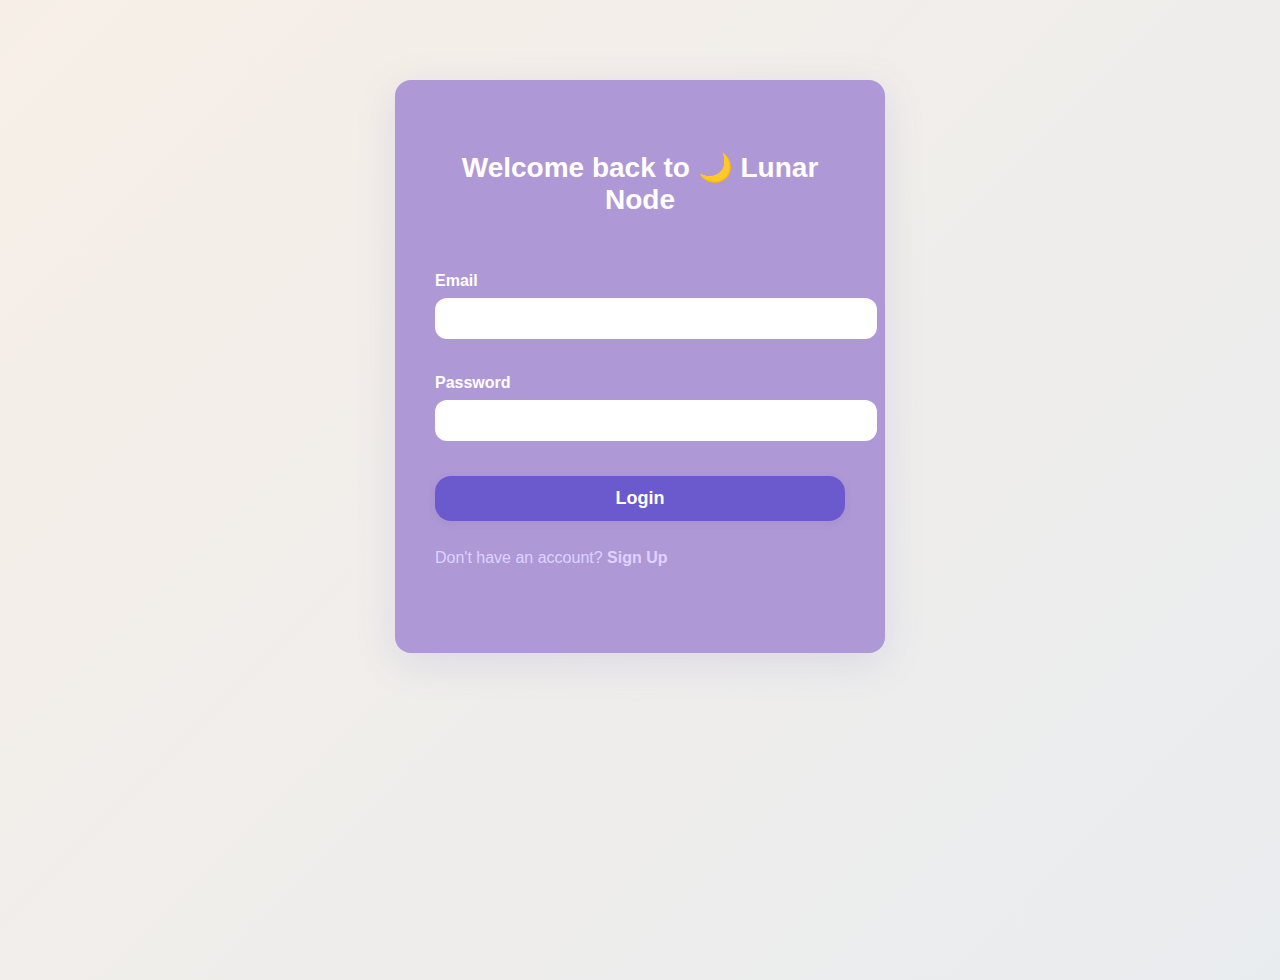
<file: index.html>
<!DOCTYPE html>
<html lang="en">
<head>
  <meta charset="UTF-8" />
  <title>Aurora Notes - Dashboard</title>
  <link rel="stylesheet" href="css/style.css" />
  <link rel="stylesheet" href="css/dashboard.css" />
  <style>
    /* Modal overlay and content CSS */
    .modal-overlay {
      position: fixed;
      top: 0; left: 0;
      width: 100vw; height: 100vh;
      background-color: rgba(0,0,0,0.4);
      display: none; /* hidden by default */
      justify-content: center;
      align-items: center;
      z-index: 10000;
    }

    .modal-content {
      background-color: white;
      border-radius: 12px;
      padding: 2rem 3rem;
      max-width: 400px;
      width: 90%;
      box-shadow: 0 0 15px rgba(107, 95, 161, 0.25);
      position: relative;
    }

    .modal-close {
      position: absolute;
      top: 10px;
      right: 15px;
      font-size: 1.8rem;
      cursor: pointer;
      color: #6a5acd;
    }
    .modal-close:hover {
      color: #473178;
    }

    .modal-content label,
    .modal-content select,
    .modal-content input[type="checkbox"],
    .modal-content button {
      margin-top: 1rem;
      font-weight: 700;
      color: #6a5acd;
      cursor: pointer;
      display: block;
      width: 100%;
    }

    .modal-content input[type="checkbox"] {
      display: inline-block;
      width: auto;
      margin-right: 8px;
    }

    .modal-content button {
      background-color: #af98d6;
      border-radius: 18px;
      padding: 12px 25px;
      color: white;
      font-weight: 700;
      border: none;
      margin-top: 1.5rem;
      transition: background-color 0.3s ease;
    }

    .modal-content button:hover {
      background-color: #8a65c9;
    }
  </style>
</head>
<body>
  <aside class="sidebar">
    <h1 class="sidebar-title">Aurora Notes</h1>
    <nav>
      <ul class="sidebar-nav">
        <li class="active"><a href="index.html">Dashboard</a></li>
        <li><a href="mood.html">Mood</a></li>
        <li><a href="todo.html">To-Do</a></li>
        <li><a href="calendar.html">Calendar</a></li>
        <li><a href="analysis.html">Analysis</a></li>
        <li><a href="gratitude.html">Gratitude</a></li>
        <li><a href="dreams.html">Dreams & Reflections</a></li>
        <li><a href="logout.html">Logout</a></li>
      </ul>
    </nav>
  </aside>

  <main class="main-content">
    <header class="header-bar">
      <div class="header-left">🌙 Lunar Node</div>
      <div class="header-right">
        <a href="profile.html" class="profile-bubble" title="Profile">U</a>
        <a href="#" class="settings-icon" title="Settings">&#9881;</a>
      </div>
    </header>

    <section class="dashboard-section">
      <h2>Dashboard</h2>

      <div class="note-entry">
        <label for="dailyNote">Write today's note...</label>
        <textarea id="dailyNote" placeholder="Type your thoughts here..."></textarea>
        <button id="saveNoteBtn">Save Entry</button>
      </div>

      <div class="recent-entries">
        <h3>Recent Entries</h3>
        <div id="recentEntries">Welcome! Start your first entry.</div>
      </div>

      <div class="stats">
        <h3>Stats</h3>
        <p>Total Entries This Month: <span id="totalEntries">0</span></p>
        <p>Writing Streak: <span id="writingStreak">0</span> days</p>
      </div>

      <div class="motivation">
        <h3>Motivation for Today</h3>
        <p id="dailyMotivation">"Keep going, you're doing great!"</p>
      </div>

      <div class="gratitude-summary">
        <h3>Gratitude Summary</h3>
        <div id="gratitudeSummary">No gratitude entries yet.</div>
      </div>

      <div class="dream-reflection-summary">
        <h3>Recent Dreams & Reflections</h3>
        <div id="dreamSummary">No dreams logged yet.</div>
      </div>
    </section>
  </main>

  <!-- Settings Modal -->
  <div id="settingsModal" class="modal-overlay">
    <div class="modal-content">
      <span id="closeSettings" class="modal-close">&times;</span>
      <h2>Settings</h2>
      <form id="settingsForm">
        <label for="theme">Theme</label>
        <select id="theme" name="theme">
          <option value="light" selected>Light</option>
          <option value="night">Night</option>
          <option value="pastel">Pastel</option>
          <option value="minimal">Minimal</option>
          <option value="handwriting">Handwriting</option>
          <option value="serif">Serif</option>
          <option value="sans">Sans</option>
        </select>
        <label><input type="checkbox" id="notifications" /> Notifications</label>
        <button type="button" id="resetBtn">Reset All Data</button>
      </form>
    </div>
  </div>

  <script src="js/dashboard.js"></script>
  <script src="js/main.js"></script>
  <script src="js/settings.js"></script>

  <script>
    document.addEventListener('DOMContentLoaded', () => {
      const gratitudeSummary = document.getElementById('gratitudeSummary');
      const dreamSummary = document.getElementById('dreamSummary');

      function loadGratitudeSummary() {
        const gratitudes = JSON.parse(localStorage.getItem('aurora_gratitude') || '[]');
        if (gratitudes.length === 0) {
          gratitudeSummary.textContent = 'No gratitude entries yet.';
          return;
        }
        const latest = gratitudes.slice(-3).reverse();
        gratitudeSummary.innerHTML = latest.map(entry =>
          `<strong>${entry.date}:</strong> ${entry.items.join(', ')}`
        ).join('<br/>');
      }

      function loadDreamSummary() {
        const dreams = JSON.parse(localStorage.getItem('aurora_dreams') || '[]');
        if (dreams.length === 0) {
          dreamSummary.textContent = 'No dreams logged yet.';
          return;
        }
        const latest = dreams.slice(-3).reverse();
        dreamSummary.innerHTML = latest.map(entry =>
          `<strong>${entry.date}:</strong> ${entry.text.length > 80 ? entry.text.slice(0,80) + '...' : entry.text}</strong>`
        ).join('<br/>');
      }

      loadGratitudeSummary();
      loadDreamSummary();
    });

    // Modal open/close & reset button logic
    document.addEventListener('DOMContentLoaded', () => {
      const modal = document.getElementById('settingsModal');
      const settingsIcon = document.querySelector('.settings-icon');
      const closeSettings = document.getElementById('closeSettings');
      const resetBtn = document.getElementById('resetBtn');

      settingsIcon.addEventListener('click', (e) => {
        e.preventDefault();
        modal.style.display = 'flex';
      });

      closeSettings.addEventListener('click', () => {
        modal.style.display = 'none';
      });

      window.addEventListener('click', (event) => {
        if (event.target === modal) {
          modal.style.display = 'none';
        }
      });

      resetBtn.addEventListener('click', () => {
        if (confirm('Are you sure you want to reset all data?')) {
          localStorage.clear();
          location.reload();
        }
      });
    });
  </script>
</body>
</html>
</file>
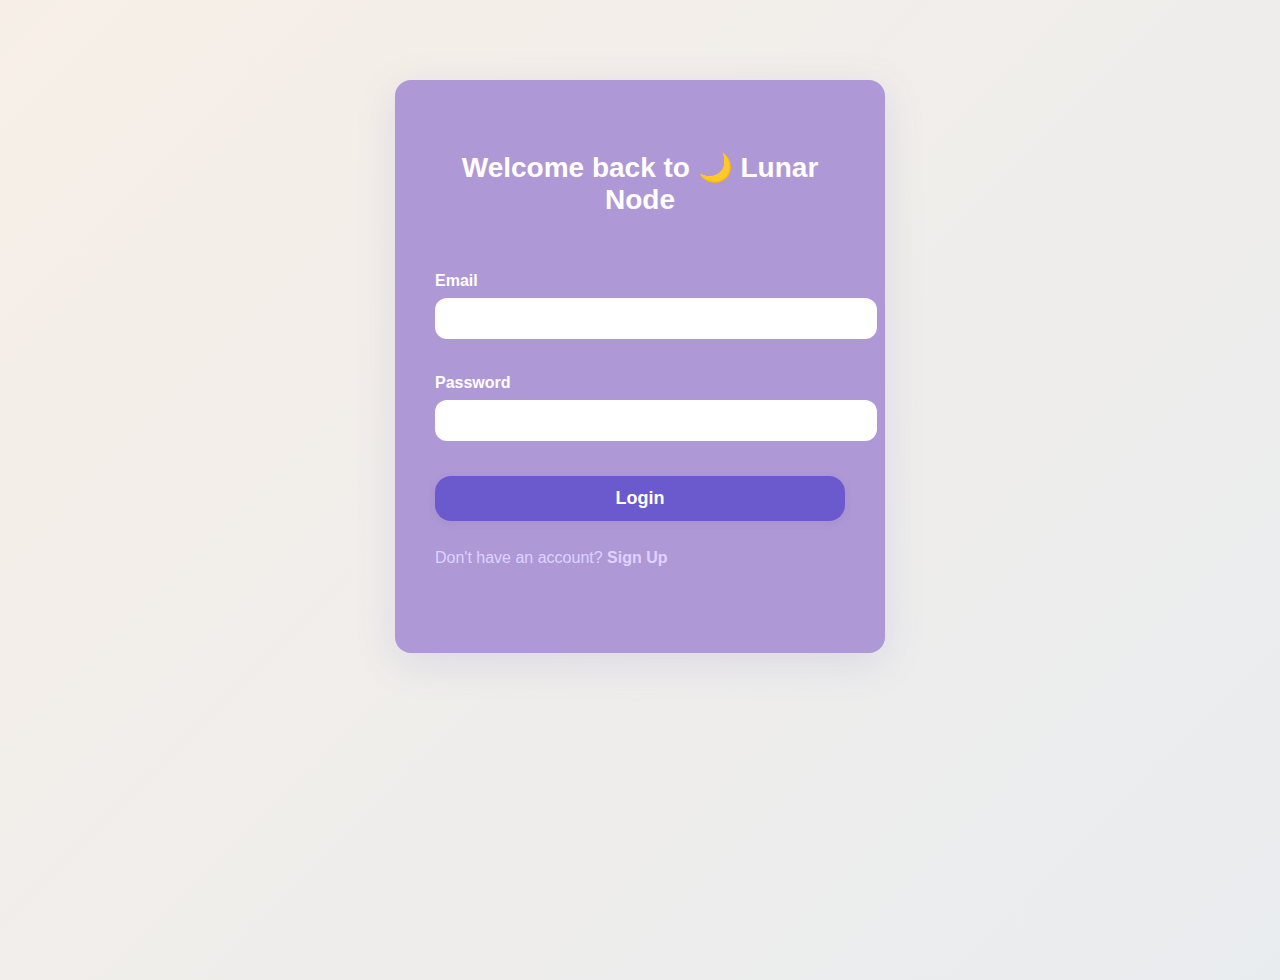
<file: calendar.html>
<!DOCTYPE html> 
<html lang="en">
<head>
  <meta charset="UTF-8" />
  <title>Aurora Notes - Calendar</title>
  <link rel="stylesheet" href="css/style.css" />
  <link rel="stylesheet" href="css/calendar.css" />
</head>
<!-- ✅ Add data-theme so theme switching works -->
<body data-theme="light">
  <aside class="sidebar">
    <h1 class="sidebar-title">Aurora Notes</h1>
    <nav>
      <ul class="sidebar-nav">
        <li><a href="index.html">Dashboard</a></li>
        <li><a href="mood.html">Mood</a></li>
        <li><a href="todo.html">To-Do</a></li>
        <li class="active"><a href="calendar.html">Calendar</a></li>
        <li><a href="analysis.html">Analysis</a></li>
        <li><a href="gratitude.html">Gratitude</a></li>
        <li><a href="dreams.html">Dreams & Reflections</a></li>
        <li><a href="logout.html">Logout</a></li>
      </ul>
    </nav>
  </aside>

  <main class="main-content">
    <header class="header-bar">
      <div class="header-left">🌙 Lunar Node</div>
      <div class="header-right">
        <a href="profile.html" class="profile-bubble" title="Profile">U</a>
        <a href="settings.html" class="settings-icon" title="Settings">&#9881;</a>
      </div>
    </header>

    <section class="calendar-section">
      <h2>Calendar</h2>
      <div id="calendarGrid" class="calendar-grid"></div>

      <!-- Journal entry popup -->
      <div id="journalPopup" class="journal-popup" style="display:none;">
        <h3 id="popupTitle"></h3>
        <textarea id="popupEntry" rows="7" placeholder="Write your journal entry here..."></textarea>
        <div class="popup-buttons">
          <button id="popupSave">Save</button>
          <button id="popupClose">Close</button>
        </div>
      </div>

      <h3>Re-read Past Journals</h3>
      <div id="journalList" class="journal-list"></div>
    </section>
  </main>

  <!-- ✅ Settings Modal (copied from Gratitude) -->
  <div id="settingsModal" class="modal-overlay">
    <div class="modal-content">
      <span id="closeSettings" class="modal-close">&times;</span>
      <h2>Settings</h2>
      <form id="settingsForm">
        <label for="theme">Theme</label>
        <select id="theme" name="theme">
          <option value="light" selected>Light</option>
          <option value="night">Night</option>
          <option value="pastel">Pastel</option>
          <option value="minimal">Minimal</option>
          <option value="handwriting">Handwriting</option>
          <option value="serif">Serif</option>
          <option value="sans">Sans</option>
        </select>
        <label><input type="checkbox" id="notifications" /> Notifications</label>
        <button type="button" id="resetBtn">Reset All Data</button>
      </form>
    </div>
  </div>

  <script src="js/calendar.js"></script>
  <script src="js/dashboard.js"></script>
  <script src="js/main.js"></script>
  <script src="js/settings.js"></script>
</body>
</html>
</file>
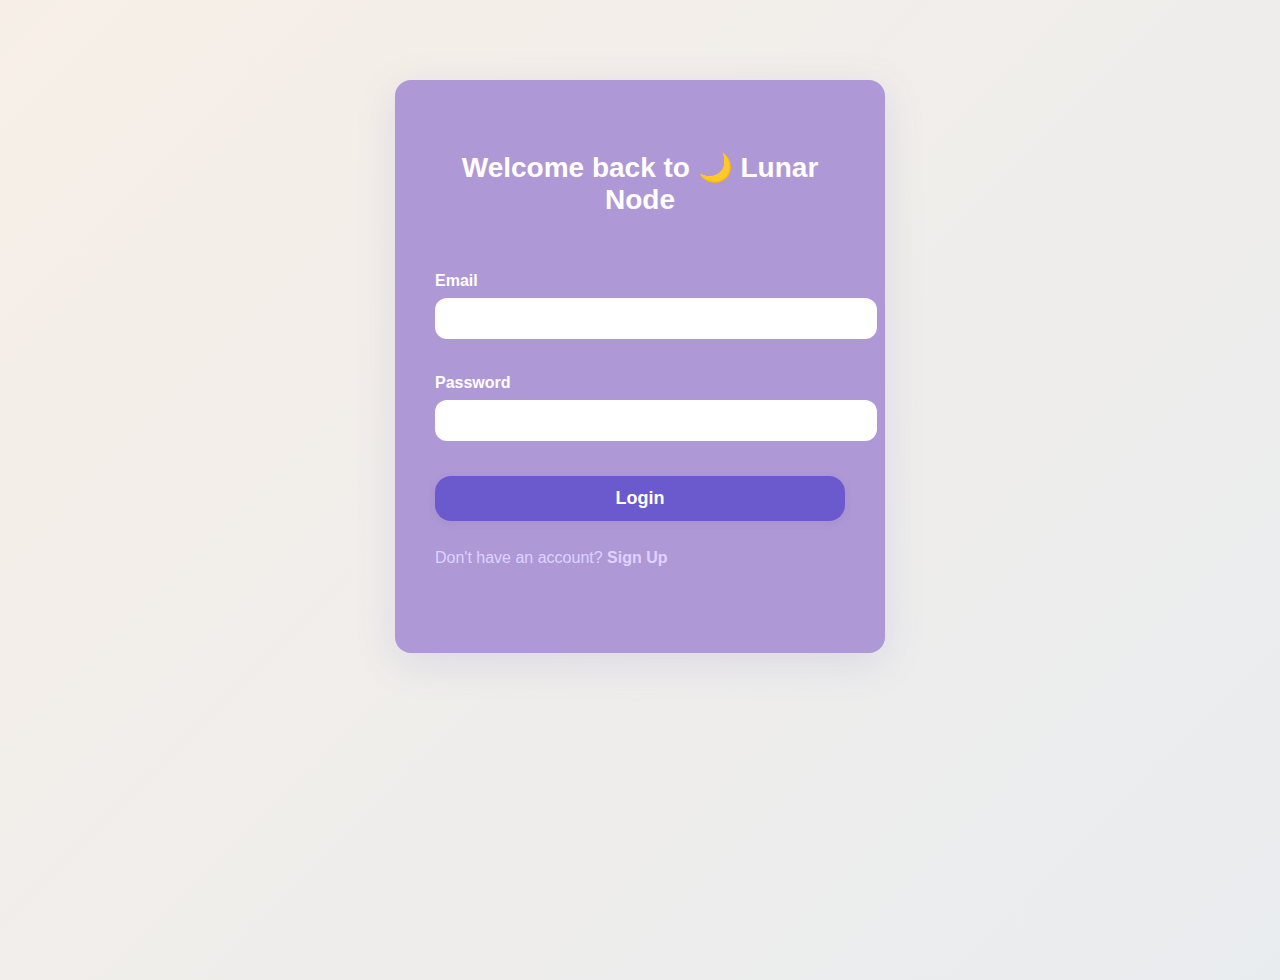
<file: dreams.html>
<!DOCTYPE html> 
<html lang="en">
<head>
  <meta charset="UTF-8" />
  <title>Aurora Notes - Dreams & Reflections</title>
  <link rel="stylesheet" href="css/style.css" />
  <link rel="stylesheet" href="css/dreams.css" />
</head>
<!-- ✅ Added data-theme so settings.js can swap themes -->
<body data-theme="light">
  <aside class="sidebar">
    <h1 class="sidebar-title">Aurora Notes</h1>
    <nav>
      <ul class="sidebar-nav">
        <li><a href="index.html">Dashboard</a></li>
        <li><a href="mood.html">Mood</a></li>
        <li><a href="todo.html">To-Do</a></li>
        <li><a href="calendar.html">Calendar</a></li>
        <li><a href="analysis.html">Analysis</a></li>
        <li><a href="gratitude.html">Gratitude</a></li>
        <li class="active"><a href="dreams.html">Dreams & Reflections</a></li>
        <li><a href="logout.html">Logout</a></li>
      </ul>
    </nav>
  </aside>

  <main class="main-content">
    <header class="header-bar">
      <div class="header-left">🌙 Lunar Node</div>
      <div class="header-right">
        <a href="profile.html" class="profile-bubble" title="Profile">U</a>
        <a href="settings.html" class="settings-icon" title="Settings">&#9881;</a>
      </div>
    </header>

    <section class="dreams-section">
      <h2>Dreams & Reflections</h2>
      <form id="dreamsForm">
        <label for="dreamsInput">Dream or reflect deeply</label>
        <textarea id="dreamsInput" rows="7" placeholder="Write your dreams or reflections here..."></textarea>
        <button type="submit">Save Entry</button>
      </form>

      <h3>Past Reflections Timeline</h3>
      <div id="dreamsTimeline" class="dreams-timeline"></div>
    </section>
  </main>

  <!-- ✅ Settings Modal copied from Gratitude -->
  <div id="settingsModal" class="modal-overlay">
    <div class="modal-content">
      <span id="closeSettings" class="modal-close">&times;</span>
      <h2>Settings</h2>
      <form id="settingsForm">
        <label for="theme">Theme</label>
        <select id="theme" name="theme">
          <option value="light" selected>Light</option>
          <option value="night">Night</option>
          <option value="pastel">Pastel</option>
          <option value="minimal">Minimal</option>
          <option value="handwriting">Handwriting</option>
          <option value="serif">Serif</option>
          <option value="sans">Sans</option>
        </select>
        <label><input type="checkbox" id="notifications" /> Notifications</label>
        <button type="button" id="resetBtn">Reset All Data</button>
      </form>
    </div>
  </div>

  <script src="js/dreams.js"></script>
  <script src="js/dashboard.js"></script>
  <script src="js/main.js"></script>
  <script src="js/settings.js"></script>
</body>
</html>
</file>
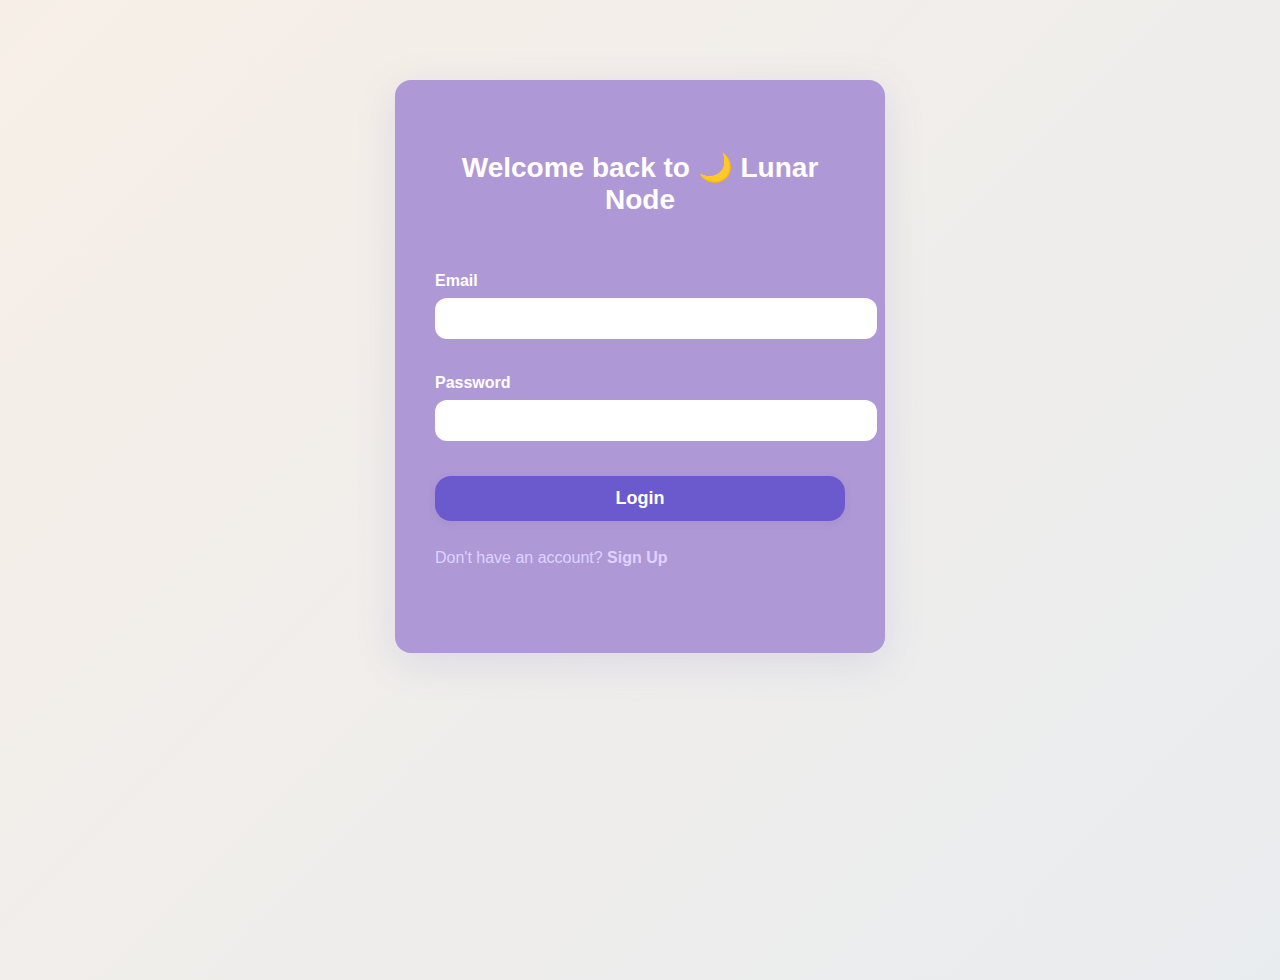
<file: gratitude.html>
<!DOCTYPE html>
<html lang="en">
<head>
  <meta charset="UTF-8" />
  <title>Aurora Notes - Gratitude Log</title>
  <link rel="stylesheet" href="css/style.css" />
  <link rel="stylesheet" href="css/gratitude.css" />
</head>
<body>
  <aside class="sidebar">
    <h1 class="sidebar-title">Aurora Notes</h1>
    <nav>
      <ul class="sidebar-nav">
        <li><a href="index.html">Dashboard</a></li>
        <li><a href="mood.html">Mood</a></li>
        <li><a href="todo.html">To-Do</a></li>
        <li><a href="calendar.html">Calendar</a></li>
        <li><a href="analysis.html">Analysis</a></li>
        <li class="active"><a href="gratitude.html">Gratitude</a></li>
        <li><a href="dreams.html">Dreams & Reflections</a></li>
        <li><a href="logout.html">Logout</a></li>
      </ul>
    </nav>
  </aside>

  <main class="main-content">
    <header class="header-bar">
      <div class="header-left">🌙 Lunar Node</div>
      <div class="header-right">
        <a href="profile.html" class="profile-bubble" title="Profile">U</a>
        <a href="settings.html" class="settings-icon" title="Settings">&#9881;</a>
      </div>
    </header>

    <section class="gratitude-section">
      <h2>Daily Gratitude</h2>
      <form id="gratitudeForm" autocomplete="off">
        <label>Write 3 things you’re grateful for today:</label>
        <input type="text" maxlength="60" class="gratitude-input" placeholder="Gratitude 1" required />
        <input type="text" maxlength="60" class="gratitude-input" placeholder="Gratitude 2" required />
        <input type="text" maxlength="60" class="gratitude-input" placeholder="Gratitude 3" required />
        <button type="submit" id="saveGratitudeBtn">Save</button>
      </form>

      <h3>Gratitude Timeline</h3>
      <div id="gratitudeTimeline" class="gratitude-timeline"></div>
    </section>
  </main>

  <script src="js/gratitude.js"></script>
    <!-- Settings Modal -->
  <div id="settingsModal" class="modal-overlay">
    <div class="modal-content">
      <span id="closeSettings" class="modal-close">&times;</span>
      <h2>Settings</h2>
      <form id="settingsForm">
        <label for="theme">Theme</label>
        <select id="theme" name="theme">
          <option value="light" selected>Light</option>
          <option value="night">Night</option>
          <option value="pastel">Pastel</option>
          <option value="minimal">Minimal</option>
          <option value="handwriting">Handwriting</option>
          <option value="serif">Serif</option>
          <option value="sans">Sans</option>
        </select>
        <label><input type="checkbox" id="notifications" /> Notifications</label>
        <button type="button" id="resetBtn">Reset All Data</button>
      </form>
    </div>
  </div>

  <script src="js/dashboard.js"></script>
  <script src="js/main.js"></script>
  <script src="js/settings.js"></script>


</body>
</html>
</file>
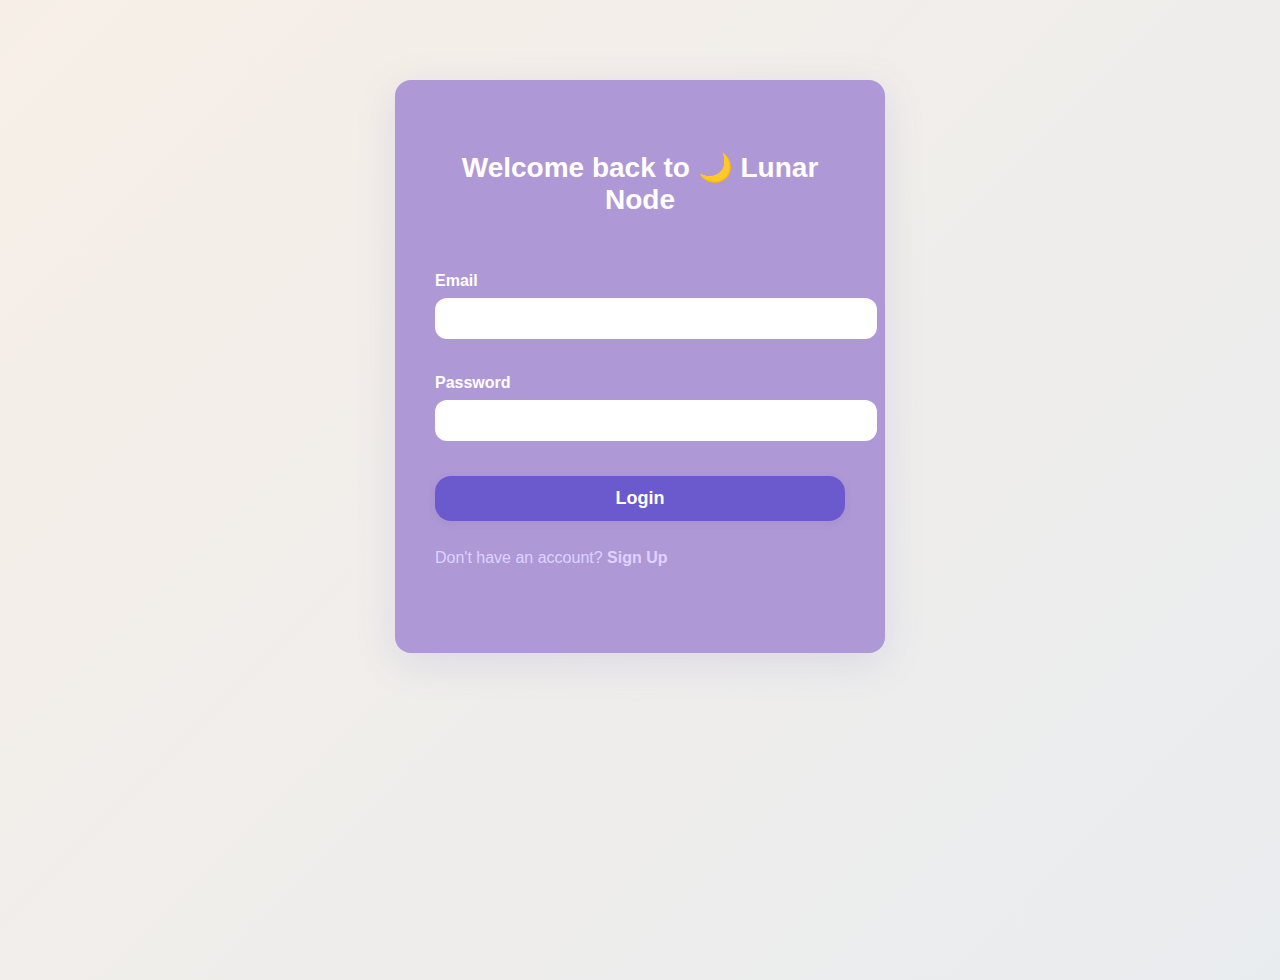
<file: login.html>
<!DOCTYPE html>
<html lang="en">
<head>
  <meta charset="UTF-8" />
  <title>Aurora Notes - Login</title>
  <link rel="stylesheet" href="css/auth.css" />
  <link rel="stylesheet" href="css/style.css" />
</head>
<body>
  <div class="auth-container">
    <h2 class="auth-title">Welcome back to <span class="logo">🌙 Lunar Node</span></h2>
    <form id="loginForm" class="auth-form">
      <div class="input-group">
        <label for="loginEmail">Email</label>
        <input type="email" id="loginEmail" required autocomplete="email" />
      </div>
      <div class="input-group">
        <label for="loginPassword">Password</label>
        <input type="password" id="loginPassword" required autocomplete="current-password" />
      </div>
      <button type="submit" class="auth-button">Login</button>
      <p class="auth-footer">Don't have an account? <a href="signup.html">Sign Up</a></p>
      <div id="loginError" class="error-message"></div>
    </form>
  </div>

  <script src="js/auth.js"></script>
</body>
</html>
</file>
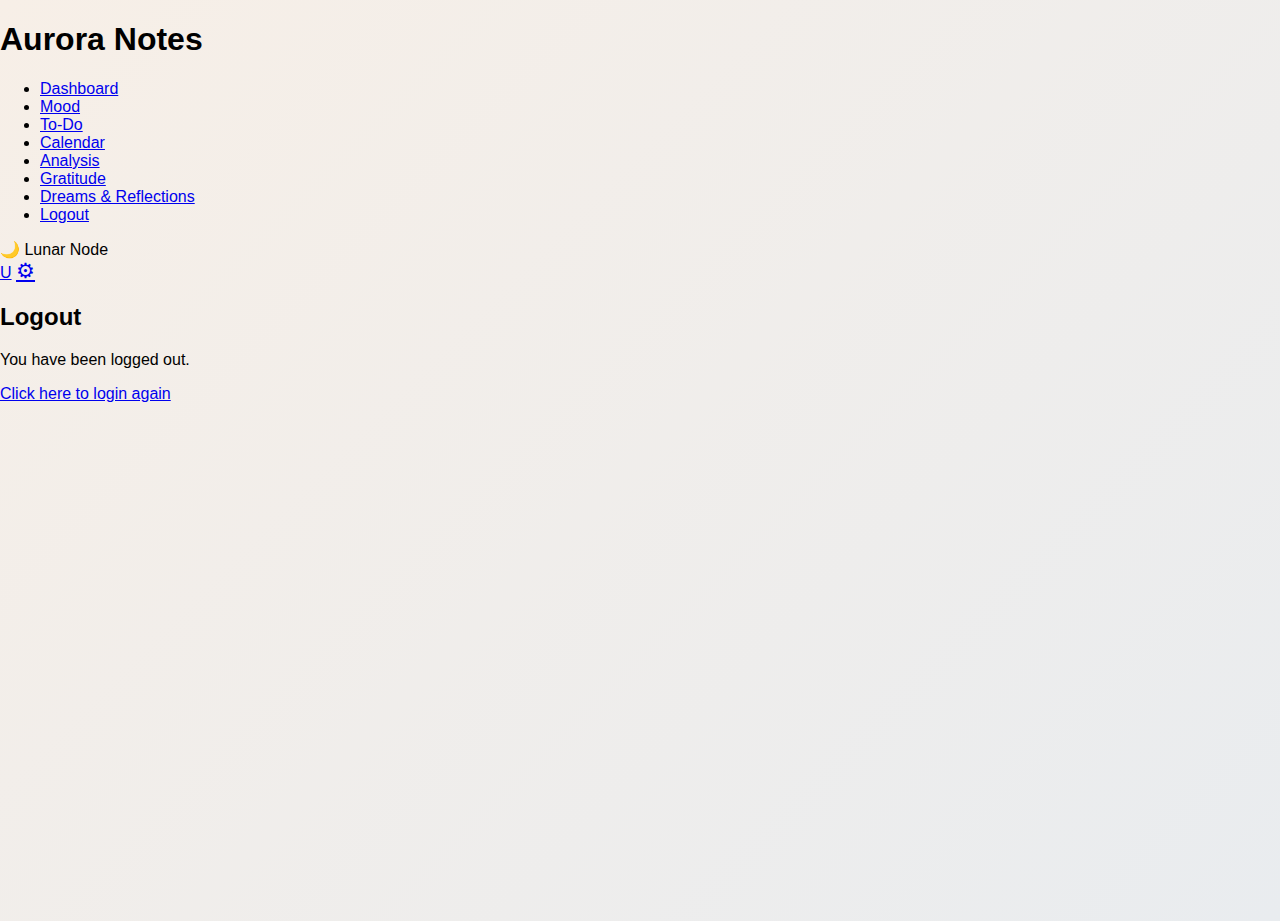
<file: logout.html>
<!DOCTYPE html>
<html lang="en">
<head>
  <meta charset="UTF-8" />
  <title>Logout - Aurora Notes</title>
  <link rel="stylesheet" href="css/style.css" />
</head>
<body>
  <aside class="sidebar">
    <h1 class="sidebar-title">Aurora Notes</h1>
    <nav>
      <ul class="sidebar-nav">
        <li><a href="index.html">Dashboard</a></li>
        <li><a href="mood.html">Mood</a></li>
        <li><a href="todo.html">To-Do</a></li>
        <li><a href="calendar.html">Calendar</a></li>
        <li><a href="analysis.html">Analysis</a></li>
        <li><a href="gratitude.html">Gratitude</a></li>
        <li><a href="dreams.html">Dreams & Reflections</a></li>
        <li class="active"><a href="logout.html">Logout</a></li>
      </ul>
    </nav>
  </aside>

  <main class="main-content">
    <header class="header-bar">
      <div class="header-left">🌙 Lunar Node</div>
      <div class="header-right">
        <a href="profile.html" class="profile-bubble" title="Profile">U</a>
        <a href="settings.html" class="settings-icon" title="Settings">&#9881;</a>
      </div>
    </header>

    <section class="logout-section">
      <h2>Logout</h2>
      <p>You have been logged out.</p>
      <a href="login.html">Click here to login again</a>
    </section>
  </main>
</body>
</html>
</file>
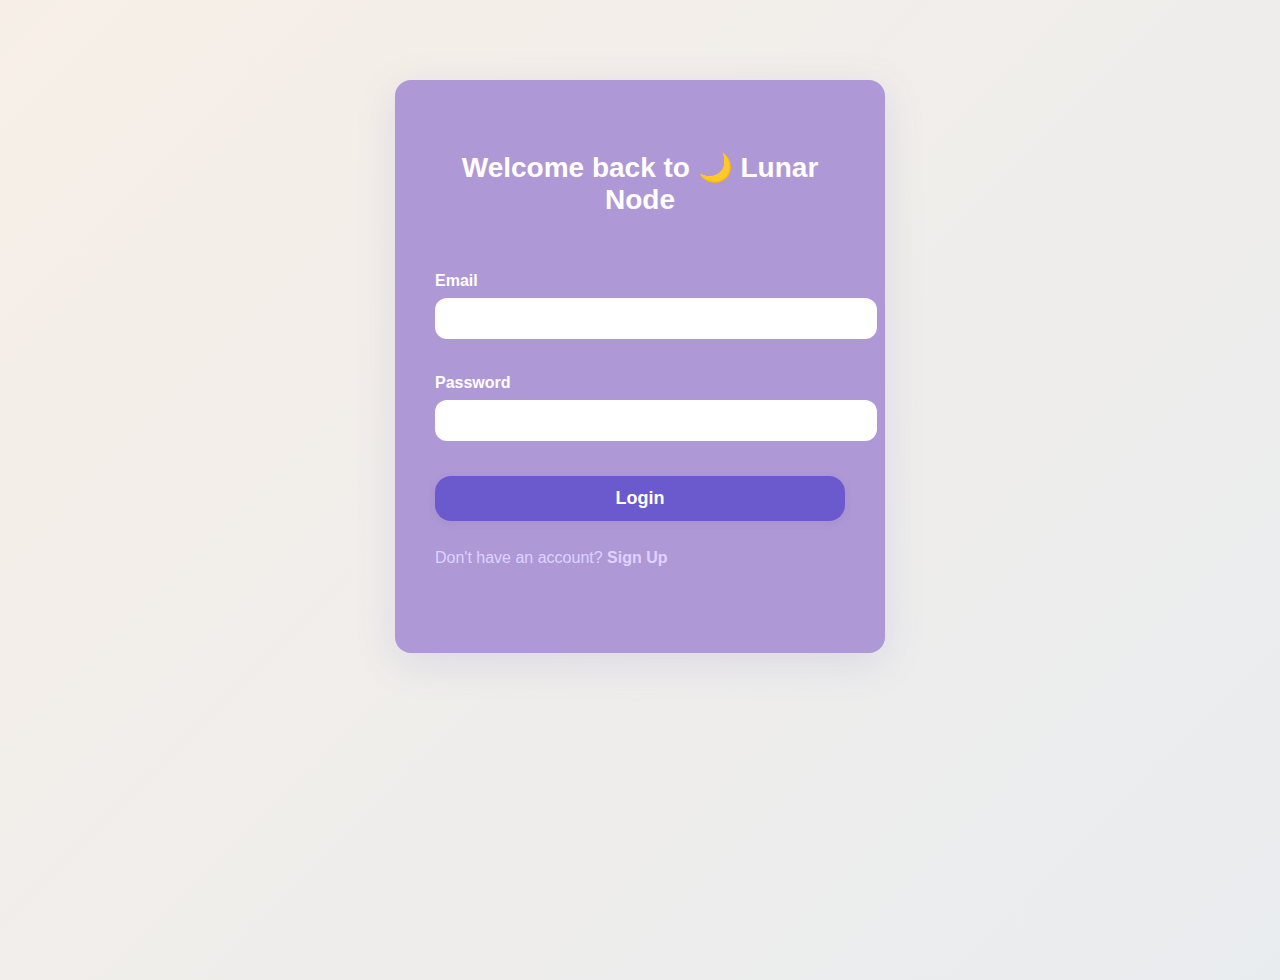
<file: mood.html>
<!DOCTYPE html> 
<html lang="en">
<head>
  <meta charset="UTF-8" />
  <title>Aurora Notes - Mood Tracker</title>
  <link rel="stylesheet" href="css/style.css" />
  <link rel="stylesheet" href="css/mood.css" />
</head>
<!-- ✅ Added data-theme -->
<body data-theme="light">
  <aside class="sidebar">
    <h1 class="sidebar-title">Aurora Notes</h1>
    <nav>
      <ul class="sidebar-nav">
        <li><a href="index.html">Dashboard</a></li>
        <li class="active"><a href="mood.html">Mood</a></li>
        <li><a href="todo.html">To-Do</a></li>
        <li><a href="calendar.html">Calendar</a></li>
        <li><a href="analysis.html">Analysis</a></li>
        <li><a href="gratitude.html">Gratitude</a></li>
        <li><a href="dreams.html">Dreams & Reflections</a></li>
        <li><a href="logout.html">Logout</a></li>
      </ul>
    </nav>
  </aside>

  <main class="main-content">
    <header class="header-bar">
      <div class="header-left">🌙 Lunar Node</div>
      <div class="header-right">
        <a href="profile.html" class="profile-bubble" title="Profile">U</a>
        <a href="settings.html" class="settings-icon" title="Settings">&#9881;</a>
      </div>
    </header>

    <section class="mood-section">
      <h2>Mood Tracker</h2>
      <div class="mood-grid"></div>

      <div class="prompt-section" style="display:none;">
        <p id="prompt-text"></p>
        <textarea id="mood-note" rows="5" maxlength="140" placeholder="Write your thoughts here..."></textarea>
        <button id="saveMoodBtn">Save Mood</button>
      </div>

      <h3>Recent Mood Timeline</h3>
      <div id="mood-history"></div>
    </section>
  </main>

  <!-- ✅ Settings Modal (same as Gratitude/Dreams) -->
  <div id="settingsModal" class="modal-overlay">
    <div class="modal-content">
      <span id="closeSettings" class="modal-close">&times;</span>
      <h2>Settings</h2>
      <form id="settingsForm">
        <label for="theme">Theme</label>
        <select id="theme" name="theme">
          <option value="light" selected>Light</option>
          <option value="night">Night</option>
          <option value="pastel">Pastel</option>
          <option value="minimal">Minimal</option>
          <option value="handwriting">Handwriting</option>
          <option value="serif">Serif</option>
          <option value="sans">Sans</option>
        </select>
        <label><input type="checkbox" id="notifications" /> Notifications</label>
        <button type="button" id="resetBtn">Reset All Data</button>
      </form>
    </div>
  </div>

  <script src="js/mood.js"></script>
  <script src="js/dashboard.js"></script>
  <script src="js/main.js"></script>
  <script src="js/settings.js"></script>
</body>
</html>
</file>
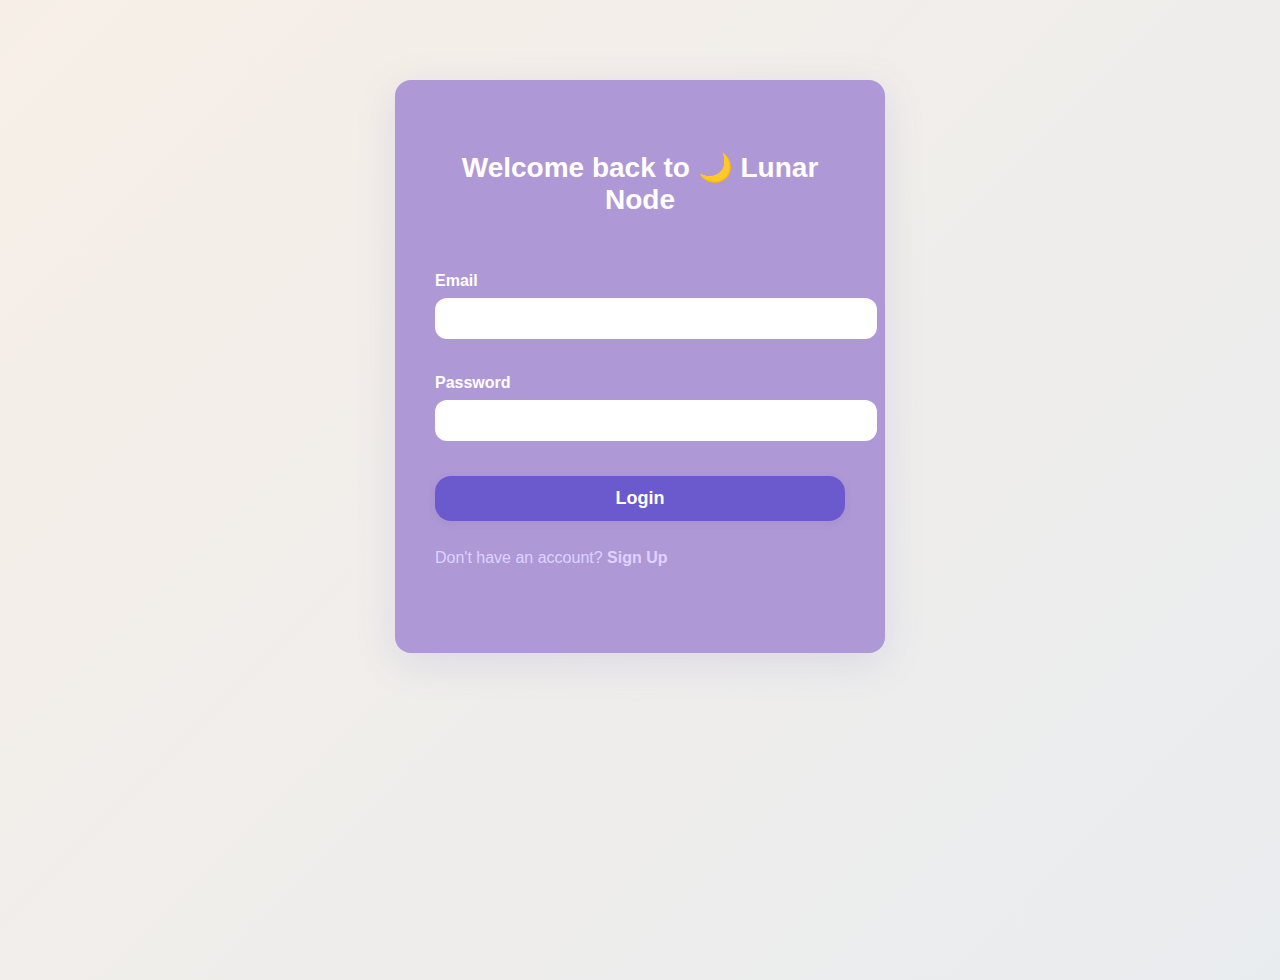
<file: profile.html>
<!DOCTYPE html>
<html lang="en">
<head>
  <meta charset="UTF-8" />
  <title>Aurora Notes - Profile & Settings</title>
  <link rel="stylesheet" href="css/style.css" />
  <link rel="stylesheet" href="css/profile.css" />
</head>
<body>
  <aside class="sidebar">
    <h1 class="sidebar-title">Aurora Notes</h1>
    <nav>
      <ul class="sidebar-nav">
        <li><a href="index.html">Dashboard</a></li>
        <li><a href="mood.html">Mood</a></li>
        <li><a href="todo.html">To-Do</a></li>
        <li><a href="calendar.html">Calendar</a></li>
        <li><a href="analysis.html">Analysis</a></li>
        <li><a href="gratitude.html">Gratitude</a></li>
        <li><a href="dreams.html">Dreams & Reflections</a></li>
        <li><a href="logout.html">Logout</a></li>
      </ul>
    </nav>
  </aside>

  <main class="main-content">
    <header class="header-bar">
      <div class="header-left">🌙 Lunar Node</div>
      <div class="header-right">
        <div class="profile-bubble" id="profileInitials">U</div>
        <div class="settings-icon" title="Settings">&#9881;</div>
      </div>
    </header>

    <section class="profile-section">
      <h2>Profile & Settings</h2>

      <form id="profileForm">
        <label for="userName">Name:</label>
        <input type="text" id="userName" placeholder="Your name" required />

        <label for="userEmail">Email:</label>
        <input type="email" id="userEmail" placeholder="Your email" required />

        <label for="newPassword">New Password:</label>
        <input type="password" id="newPassword" placeholder="Leave blank to keep current" />

        <button type="submit" id="saveProfileBtn">Save Changes</button>
      </form>

      <div id="profileMessage" class="profile-message"></div>
    </section>
  </main>

  <script src="js/profile.js"></script>
  
</body>
</html>
</file>
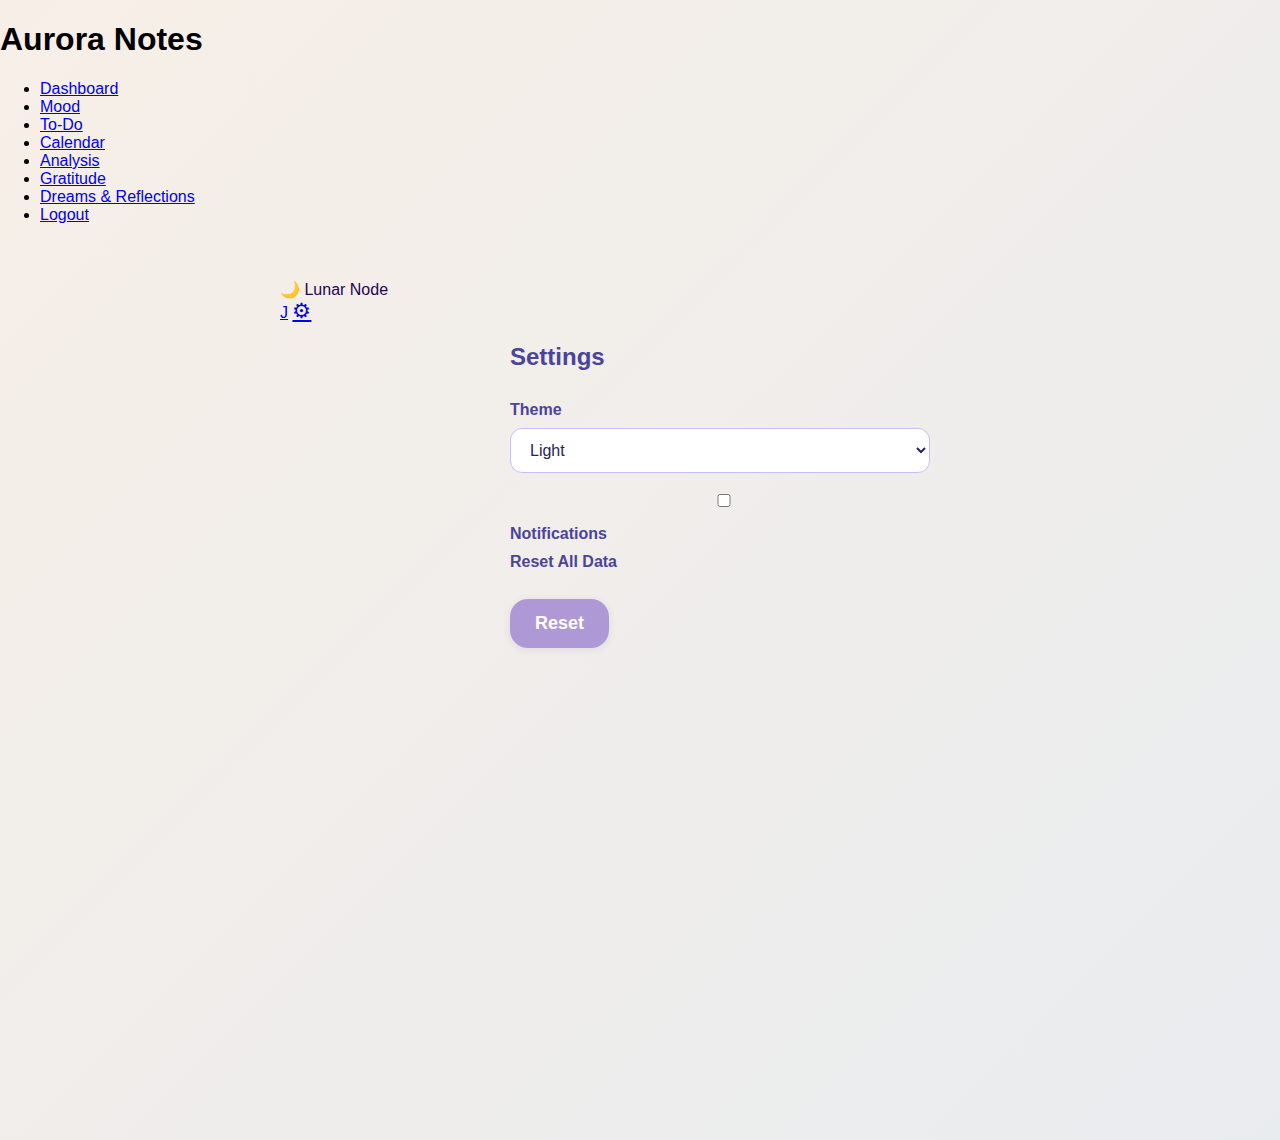
<file: settings.html>
<!DOCTYPE html>
<html lang="en">
<head>
  <meta charset="UTF-8" />
  <title>Aurora Notes - Settings</title>
  <link rel="stylesheet" href="css/style.css" />
  <link rel="stylesheet" href="css/settings.css" />
</head>
<body>
  <aside class="sidebar">
    <h1 class="sidebar-title">Aurora Notes</h1>
    <nav>
      <ul class="sidebar-nav">
        <li><a href="index.html">Dashboard</a></li>
        <li><a href="mood.html">Mood</a></li>
        <li><a href="todo.html">To-Do</a></li>
        <li><a href="calendar.html">Calendar</a></li>
        <li><a href="analysis.html">Analysis</a></li>
        <li><a href="gratitude.html">Gratitude</a></li>
        <li><a href="dreams.html">Dreams & Reflections</a></li>
        <li><a href="logout.html">Logout</a></li>
      </ul>
    </nav>
  </aside>
  
  <main class="main-content">
    <header class="header-bar">
      <div class="header-left">🌙 Lunar Node</div>
      <div class="header-right">
        <a href="profile.html" class="profile-bubble" title="Profile">J</a>
        <a href="settings.html" class="settings-icon" title="Settings">&#9881;</a>
      </div>
    </header>
    
    <section class="settings-section">
      <h2>Settings</h2>
      <form id="settingsForm">
        <label for="theme">Theme</label>
        <select id="theme" name="theme">
          <option value="light" selected>Light</option>
          <option value="night">Night</option>
          <option value="pastel">Pastel</option>
          <option value="minimal">Minimal</option>
          <option value="handwriting">Handwriting</option>
          <option value="serif">Serif</option>
          <option value="sans">Sans</option>
        </select>
        
        <div>
          <label><input type="checkbox" id="notifications"/> Notifications</label>
        </div>
        
        <div>
          <label>Reset All Data</label><br />
          <button type="button" id="resetBtn">Reset</button>
        </div>
      </form>
    </section>
  </main>
  
  <script src="js/settings.js"></script>
</body>
</html>
</file>
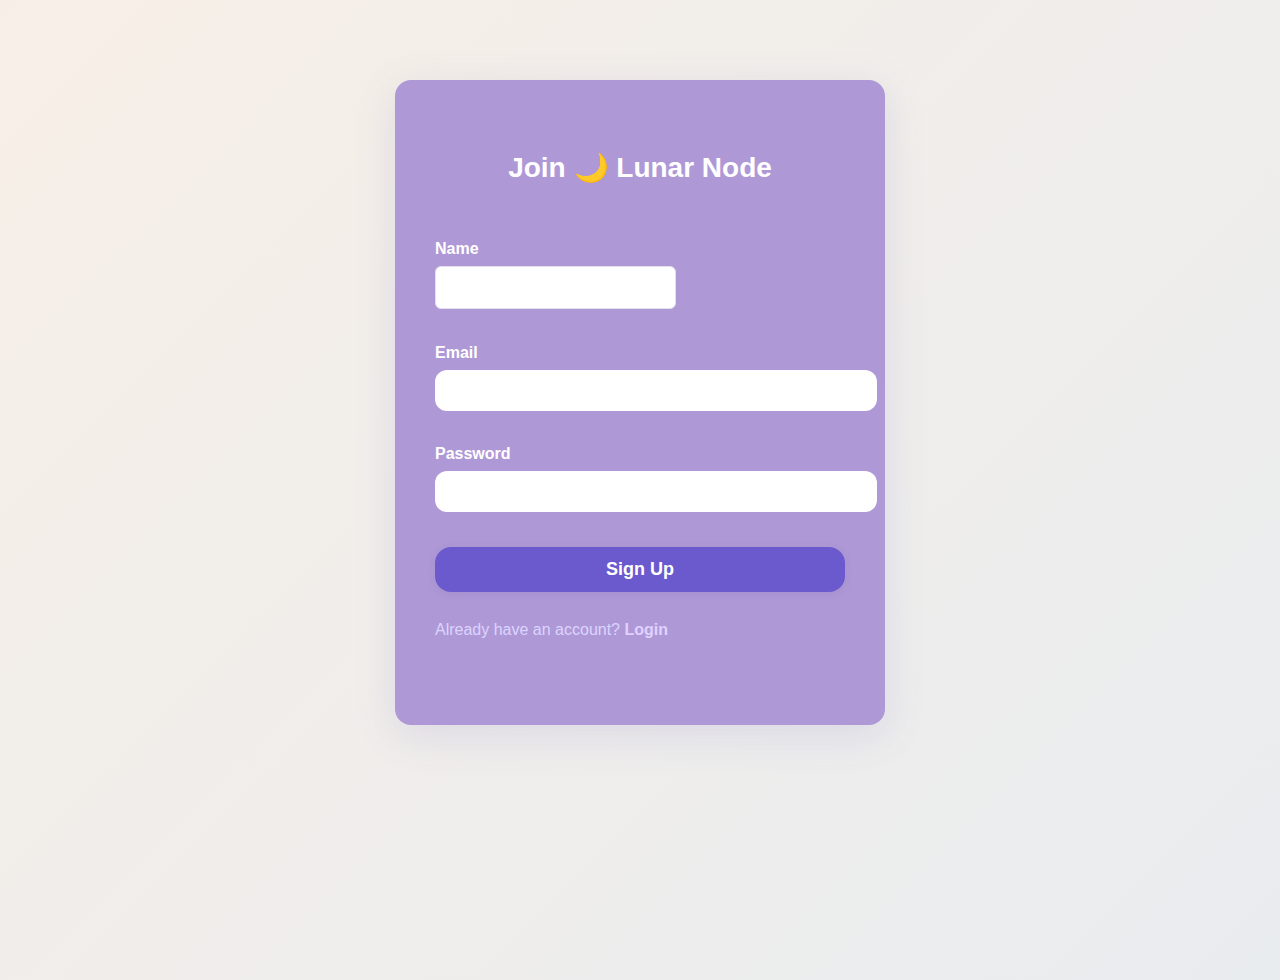
<file: signup.html>
<!DOCTYPE html>
<html lang="en">
<head>
  <meta charset="UTF-8" />
  <title>Aurora Notes - Sign Up</title>
  <link rel="stylesheet" href="css/auth.css" />
  <link rel="stylesheet" href="css/style.css" />
</head>
<body>
  <div class="auth-container">
    <h2 class="auth-title">Join <span class="logo">🌙 Lunar Node</span></h2>
    <form id="signupForm" class="auth-form">
      <div class="input-group">
        <label for="signupName">Name</label>
        <input type="text" id="signupName" required autocomplete="name" />
      </div>
      <div class="input-group">
        <label for="signupEmail">Email</label>
        <input type="email" id="signupEmail" required autocomplete="email" />
      </div>
      <div class="input-group">
        <label for="signupPassword">Password</label>
        <input type="password" id="signupPassword" required autocomplete="new-password" />
      </div>
      <button type="submit" class="auth-button">Sign Up</button>
      <p class="auth-footer">Already have an account? <a href="login.html">Login</a></p>
      <div id="signupError" class="error-message"></div>
    </form>
  </div>

  <script src="js/auth.js"></script>
</body>
</html>
</file>
<file: css/style.css>
/* style.css - Global styles, themes, fonts, backgrounds, transitions */
body {
  margin: 0;
  padding: 0;
  font-family: 'Inter', Arial, sans-serif;
  background: linear-gradient(135deg, #f7efe7 0%, #e9ecef 100%);
  transition: background 0.6s;
  min-height: 100vh;
}

/* App bar styles */
.top-bar {
  display: flex;
  justify-content: space-between;
  align-items: center;
  background: rgba(255,255,255,0.9);
  box-shadow: 0 2px 8px rgba(100,100,150,0.08);
  padding: 0.5em 2em;
  font-size: 1.2em;
}

.left-logo .logo {
  font-family: 'Pacifico', cursive;
  font-size: 1.4em;
  color: #6a5acd;
}

.mid-sections .section-label {
  margin: 0 0.7em;
  font-weight: 500;
  color: #5f4b8b;
  text-decoration: none;
  padding-bottom: 0.2em;
  transition: color 0.2s, border-bottom 0.2s;
}

.mid-sections .section-label:hover {
  color: #3e326f;
  border-bottom: 2px solid #c2b2fa;
}

/* Profile and settings icon */
.right-profile .profile-icon {
  display: inline-block;
  width: 2em;
  height: 2em;
  border-radius: 50%;
  background: #dac4f7;
  text-align: center;
  line-height: 2em;
  margin-right: 0.5em;
  font-weight: bold;
  color: #473178;
  text-decoration: none;
}

.settings-icon {
  font-size: 1.3em;
  cursor: pointer;
}

/* Section for quick access cards */
.quick-access {
  display: flex;
  flex-wrap: wrap;
  justify-content: center;
  gap: 1.5em;
  margin: 2em 0;
}

.quick-card {
  background: #f7f4fb;
  border-radius: 16px;
  box-shadow: 0 2px 6px rgba(60,50,90,0.09);
  padding: 1.3em 2em;
  font-size: 1.18em;
  text-align: center;
  transition: transform 0.17s;
}

.quick-card a {
  color: #805ad5;
  text-decoration: none;
  font-family: 'Quicksand', sans-serif;
}

.quick-card:hover {
  transform: translateY(-4px) scale(1.06);
  box-shadow: 0 4px 16px rgba(60,50,90,0.12);
}

/* Dashboard welcome message + mantra */
.welcome-section {
  text-align: center;
  margin-top: 2.5em;
}

#welcomeMessage {
  font-family: 'Quicksand', sans-serif;
  font-size: 2em;
  font-weight: 500;
  color: #473178;
  margin-bottom: 0.3em;
}

#dailyMantra {
  font-family: 'Pacifico', cursive;
  color: #6348e4;
  font-size: 1.12em;
  margin-bottom: 1em;
}

/* Cards, sections, buttons, inputs */
button {
  background: #6a5acd;
  color: #fff;
  border: none;
  border-radius: 7px;
  padding: 0.6em 1.5em;
  font-size: 1em;
  font-family: 'Quicksand', sans-serif;
  cursor: pointer;
  box-shadow: 0 2px 8px rgba(60,50,120,0.09);
  transition: background 0.2s;
}
button:hover {
  background: #473178;
}

input, select, textarea {
  font-family: inherit;
  font-size: 1em;
  border-radius: 6px;
  border: 1px solid #e2e0ee;
  padding: 0.7em 1em;
  margin-bottom: 0.5em;
  background: #fff;
}

/* Animations */
.fade-in {
  animation: fadein 0.7s;
}
@keyframes fadein {
  from {opacity: 0;}
  to {opacity: 1;}
}

/* Theme & fonts (handwriting, pastel, night mode) -- can be set via JS */
body.night {
  background: linear-gradient(120deg, #13132a 0%, #23234a 100%);
  color: #f9f7fd;
}
body.night .top-bar {
  background: #181836;
  color: #eee;
}
body.pastel {
  background: linear-gradient(120deg,#fef3e7 0%,#e7f9ff 100%);
}
body.minimal {
  background: #fff;
  color: #222;
}
body.handwriting * {
  font-family: 'Pacifico', cursive !important;
}
body.serif * {
  font-family: 'Playfair Display', serif !important;
}
body.sans * {
  font-family: 'Inter', Arial, sans-serif !important;
}
</file>
<file: css/dashboard.css>
/* dashboard.css */

.sidebar {
  width: 240px;
  background-color: #af98d6;
  height: 100vh;
  position: fixed;
  font-family: "Manrope", sans-serif;
  color: white;
  padding-top: 20px;
  box-sizing: border-box;
}

.sidebar-title {
  font-size: 28px;
  font-weight: 800;
  padding-left: 20px;
  margin-bottom: 40px;
}

.sidebar-nav {
  list-style: none;
  padding-left: 0;
  margin: 0;
}

.sidebar-nav li {
  margin-bottom: 30px;
}

.sidebar-nav li a {
  text-decoration: none;
  color: white;
  padding: 12px 24px;
  display: block;
  font-size: 18px;
  border-radius: 8px;
  transition: 0.3s background-color ease;
}

.sidebar-nav li.active a,
.sidebar-nav li a:hover {
  background-color: #8a65c9;
  font-weight: 700;
}

.main-content {
  margin-left: 240px;
  padding: 40px 40px 60px 40px;
  font-family: "Manrope", sans-serif;
  color: #250353;
  max-width: 960px;
}

.header-bar {
  display: flex;
  justify-content: space-between;
  align-items: center;
  margin-bottom: 50px;
  font-weight: 700;
  font-size: 26px;
}

.header-left {
  font-family: "Apple Color Emoji", "Segoe UI Emoji", "Segoe UI Symbol", sans-serif;
  letter-spacing: 0.1rem;
  user-select: none;
  color: #290663;
}

.header-right {
  display: flex;
  align-items: center;
  gap: 20px;
}

.profile-bubble {
  height: 36px;
  width: 36px;
  background: #9d89da;
  border-radius: 100px;
  font-family: "Manrope", sans-serif;
  font-weight: 700;
  font-size: 20px;
  color: white;
  display: flex;
  align-items: center;
  justify-content: center;
  user-select: none;
}

.settings-icon {
  font-size: 28px;
  user-select: none;
  cursor: pointer;
  color: #9d89da;
}

.dashboard-section h2 {
  margin-bottom: 30px;
}

.note-entry label {
  font-weight: 800;
  font-size: 20px;
  margin-bottom: 10px;
  display: block;
}

.note-entry textarea {
  resize: vertical;
  width: 100%;
  height: 80px;
  border-radius: 10px;
  border: 1px solid #d1cce7;
  padding: 15px 20px;
  font-family: "Manrope", sans-serif;
  font-weight: 600;
  font-size: 20px;
  color: #250353;
  outline: none;
  box-sizing: border-box;
  transition: 0.3s border-color ease;
}

.note-entry textarea:focus {
  border-color: #a88efa;
}

#saveNoteBtn {
  margin-top: 18px;
  padding: 12px 28px;
  background-color: #af98d6;
  color: white;
  font-size: 16px;
  border: none;
  border-radius: 16px;
  cursor: pointer;
  transition: 0.3s background-color ease;
}

#saveNoteBtn:hover {
  background-color: #8a65c9;
}

.recent-entries h3,
.stats h3,
.motivation h3 {
  margin-top: 40px;
  margin-bottom: 20px;
  font-weight: 800;
  font-size: 18px;
  border-bottom: 3px solid #af98d6;
  max-width: max-content;
  padding-bottom: 2px;
}

#recentEntries {
  font-weight: 600;
  font-size: 18px;
  color: #7a6aaf;
  max-width: 600px;
}

.stats p {
  font-weight: 600;
  font-size: 17px;
  margin: 5px 0;
  color: #5d4a88;
}

.motivation p {
  max-width: 550px;
  font-style: italic;
  font-weight: 600;
  font-size: 18px;
  color: #9e8ed8;
}
/* Settings Modal CSS */

.modal-overlay {
  position: fixed;
  top: 0; left: 0;
  width: 100vw;
  height: 100vh;
  background-color: rgba(0,0,0,0.4);
  display: none; /* hidden by default */
  justify-content: center;
  align-items: center;
  z-index: 10000;
}

.modal-content {
  background-color: white;
  border-radius: 12px;
  padding: 2rem 3rem;
  max-width: 400px;
  width: 90%;
  box-shadow: 0 0 15px rgba(107, 95, 161, 0.25);
  position: relative;
}

.modal-close {
  position: absolute;
  top: 10px;
  right: 15px;
  font-size: 1.8rem;
  cursor: pointer;
  color: #9d89da;  /* Matches sidebar colors */
  user-select: none;
  transition: color 0.3s ease;
}

.modal-close:hover {
  color: #8a65c9;  /* Matches sidebar colors hover */
}

.modal-content label {
  font-weight: 700;
  color: #9d89da;  /* Matches sidebar colors */
  display: block;
  margin-top: 1rem;
  margin-bottom: 0.5rem;
}

.modal-content select,
.modal-content input[type="checkbox"] {
  margin-bottom: 1rem;
  cursor: pointer;
  width: 100%;
}

.modal-content input[type="checkbox"] {
  width: auto;
  margin-right: 8px;
  display: inline-block;
}

.modal-content button {
  background-color: #af98d6;
  border-radius: 18px;
  padding: 12px 25px;
  color: white;
  font-weight: 700;
  border: none;
  margin-top: 1.5rem;
  cursor: pointer;
  transition: background-color 0.3s ease;
  width: 100%;
  font-size: 16px;
}

.modal-content button:hover {
  background-color: #8a65c9;
}
</file>
<file: css/calendar.css>
/* calendar.css */

.sidebar {
  width: 240px;
  background-color: #af98d6;
  height: 100vh;
  position: fixed;
  font-family: "Manrope", sans-serif;
  color: white;
  padding-top: 20px;
  box-sizing: border-box;
}

.sidebar-title {
  font-size: 28px;
  font-weight: 800;
  padding-left: 20px;
  margin-bottom: 40px;
}

.sidebar-nav {
  list-style: none;
  padding-left: 0;
  margin: 0;
}

.sidebar-nav li {
  margin-bottom: 30px;
}

.sidebar-nav li a {
  text-decoration: none;
  color: white;
  padding: 12px 24px;
  display: block;
  font-size: 18px;
  border-radius: 8px;
  transition: 0.3s background-color ease;
}

.sidebar-nav li.active a,
.sidebar-nav li a:hover {
  background-color: #8a65c9;
  font-weight: 700;
}

.main-content {
  margin-left: 240px;
  padding: 40px 40px 60px 40px;
  font-family: "Manrope", sans-serif;
  color: #250353;
  max-width: 960px;
}

.header-bar {
  display: flex;
  justify-content: space-between;
  align-items: center;
  margin-bottom: 50px;
  font-weight: 700;
  font-size: 26px;
}

.header-left {
  font-family: "Apple Color Emoji", "Segoe UI Emoji", "Segoe UI Symbol", sans-serif;
  letter-spacing: 0.1rem;
  user-select: none;
  color: #290663;
}

.header-right {
  display: flex;
  align-items: center;
  gap: 20px;
}

.profile-bubble {
  height: 36px;
  width: 36px;
  background: #9d89da;
  border-radius: 100px;
  font-family: "Manrope", sans-serif;
  font-weight: 700;
  font-size: 20px;
  color: white;
  display: flex;
  align-items: center;
  justify-content: center;
  user-select: none;
}

.settings-icon {
  font-size: 28px;
  user-select: none;
  cursor: pointer;
  color: #9d89da;
}

.calendar-section h2 {
  margin-bottom: 30px;
}

.calendar-grid {
  display: grid;
  grid-template-columns: repeat(7, 1fr);
  gap: 0.5em;
  margin-bottom: 1.5em;
}

.calendar-grid .calendar-cell {
  background: #f8f8fb;
  border-radius: 12px;
  padding: 12px 0;
  text-align: center;
  cursor: pointer;
  user-select: none;
  font-weight: 600;
  box-shadow: 0 1px 4px rgba(0, 0, 0, 0.05);
  transition: 0.2s background-color;
  color: #250353;
}

.calendar-grid .calendar-cell.has-entry {
  background-color: #c4b3f8;
  color: #3e3292;
  font-weight: 700;
}

.calendar-grid .calendar-cell.today {
  border: 2px solid #695de6;
}

.calendar-grid .calendar-cell:hover {
  background-color: #d9d2fa;
}

.journal-popup {
  position: fixed;
  top: 50%;
  left: 50%;
  width: 350px;
  background: white;
  padding: 1.5em;
  border-radius: 18px;
  box-shadow: 0 10px 35px rgba(0, 0, 0, 0.25);
  transform: translate(-50%, -50%);
  z-index: 1000;
  box-sizing: border-box;
}

.journal-popup h3 {
  margin-top: 0;
  margin-bottom: 15px;
  font-weight: 700;
  color: #4b449a;
}

.journal-popup textarea {
  width: 100%;
  height: 130px;
  border-radius: 12px;
  border: 1px solid #c9c1ff;
  padding: 10px 15px;
  font-family: 'Manrope', sans-serif;
  font-size: 1rem;
  resize: vertical;
  box-sizing: border-box;
  outline: none;
}

.journal-popup textarea:focus {
  border-color: #8a6cdf;
  box-shadow: 0 0 10px #b2a1f1;
}

.popup-buttons {
  margin-top: 15px;
  text-align: right;
}

.popup-buttons button {
  background-color: #af98d6;
  border: none;
  border-radius: 12px;
  padding: 8px 18px;
  color: white;
  font-weight: 700;
  cursor: pointer;
  margin-left: 10px;
  transition: background-color 0.3s ease;
}

.popup-buttons button:hover {
  background-color: #8a65c9;
}

.journal-list {
  max-height: 300px;
  overflow-y: auto;
  border-radius: 12px;
  border: 1px solid #d6d0f7;
  padding: 1em;
  background: #f7f5ff;
  font-family: "Manrope", sans-serif;
  font-size: 14px;
  color: #4b449a;
}

.journal-list div {
  padding: 8px 10px;
  border-bottom: 1px solid #cbc1ff;
  cursor: pointer;
  transition: background-color 0.2s ease;
}

.journal-list div:last-child {
  border-bottom: none;
}

.journal-list div:hover {
  background-color: #e5e0fc;
}
</file>
<file: css/dreams.css>
/* dreams.css */

.sidebar {
  width: 240px;
  background-color: #af98d6;
  height: 100vh;
  position: fixed;
  font-family: "Manrope", sans-serif;
  color: white;
  padding-top: 20px;
  box-sizing: border-box;
}

.sidebar-title {
  font-size: 28px;
  font-weight: 800;
  padding-left: 20px;
  margin-bottom: 40px;
}

.sidebar-nav {
  list-style: none;
  padding-left: 0;
  margin: 0;
}

.sidebar-nav li {
  margin-bottom: 30px;
}

.sidebar-nav li a {
  text-decoration: none;
  color: white;
  padding: 12px 24px;
  display: block;
  font-size: 18px;
  border-radius: 8px;
  transition: 0.3s background-color ease;
}

.sidebar-nav li.active a,
.sidebar-nav li a:hover {
  background-color: #8a65c9;
  font-weight: 700;
}

.main-content {
  margin-left: 240px;
  padding: 40px 40px 60px 40px;
  font-family: "Manrope", sans-serif;
  color: #250353;
  max-width: 960px;
}

.header-bar {
  display: flex;
  justify-content: space-between;
  align-items: center;
  margin-bottom: 50px;
  font-weight: 700;
  font-size: 26px;
}

.header-left {
  font-family: "Apple Color Emoji", "Segoe UI Emoji", "Segoe UI Symbol", sans-serif;
  letter-spacing: 0.1rem;
  user-select: none;
  color: #290663;
}

.header-right {
  display: flex;
  align-items: center;
  gap: 20px;
}

.profile-bubble {
  height: 36px;
  width: 36px;
  background: #9d89da;
  border-radius: 100px;
  font-family: "Manrope", sans-serif;
  font-weight: 700;
  font-size: 20px;
  color: white;
  display: flex;
  align-items: center;
  justify-content: center;
  user-select: none;
}

.settings-icon {
  font-size: 28px;
  user-select: none;
  cursor: pointer;
  color: #9d89da;
}

.dreams-section h2 {
  margin-bottom: 28px;
}

#dreamsForm label {
  font-weight: 700;
  font-size: 18px;
  color: #4b449a;
  margin-bottom: 12px;
  display: block;
}

#dreamsInput {
  width: 100%;
  height: 160px;
  padding: 12px 16px;
  font-family: "Manrope", sans-serif;
  font-size: 17px;
  border-radius: 14px;
  border: 1px solid #c9c1ff;
  resize: vertical;
  outline: none;
  box-sizing: border-box;
  color: #3b2f81;
}

#dreamsInput:focus {
  border-color: #8a6cdf;
  box-shadow: 0 0 10px #b1abf7;
}

#dreamsForm button {
  margin-top: 15px;
  background-color: #af98d6;
  border: none;
  border-radius: 14px;
  color: white;
  font-weight: 700;
  font-size: 18px;
  padding: 12px 30px;
  cursor: pointer;
  transition: background-color 0.3s ease;
  font-family: "Manrope", sans-serif;
}

#dreamsForm button:hover {
  background-color: #8a65c9;
}

.dreams-timeline {
  max-height: 300px;
  overflow-y: auto;
  margin-top: 25px;
  font-size: 14px;
  font-family: "Manrope", sans-serif;
  color: #4b449a;
}

.dreams-timeline .entry {
  background-color: #f0ebff;
  border-radius: 14px;
  padding: 12px 16px;
  margin-bottom: 10px;
  white-space: pre-line;
}
</file>
<file: css/gratitude.css>
/* gratitude.css */

.sidebar {
  width: 240px;
  background-color: #af98d6;
  height: 100vh;
  position: fixed;
  font-family: "Manrope", sans-serif;
  color: white;
  padding-top: 20px;
  box-sizing: border-box;
}

.sidebar-title {
  font-size: 28px;
  font-weight: 800;
  padding-left: 20px;
  margin-bottom: 40px;
}

.sidebar-nav {
  list-style: none;
  padding-left: 0;
  margin: 0;
}

.sidebar-nav li {
  margin-bottom: 30px;
}

.sidebar-nav li a {
  text-decoration: none;
  color: white;
  padding: 12px 24px;
  display: block;
  font-size: 18px;
  border-radius: 8px;
  transition: 0.3s background-color ease;
}

.sidebar-nav li.active a,
.sidebar-nav li a:hover {
  background-color: #8a65c9;
  font-weight: 700;
}

.main-content {
  margin-left: 240px;
  padding: 40px 40px 60px 40px;
  font-family: "Manrope", sans-serif;
  color: #250353;
  max-width: 960px;
}

.header-bar {
  display: flex;
  justify-content: space-between;
  align-items: center;
  margin-bottom: 50px;
  font-weight: 700;
  font-size: 26px;
}

.header-left {
  font-family: "Apple Color Emoji", "Segoe UI Emoji", "Segoe UI Symbol", sans-serif;
  letter-spacing: 0.1rem;
  user-select: none;
  color: #290663;
}

.header-right {
  display: flex;
  align-items: center;
  gap: 20px;
}

.profile-bubble {
  height: 36px;
  width: 36px;
  background: #9d89da;
  border-radius: 100px;
  font-family: "Manrope", sans-serif;
  font-weight: 700;
  font-size: 20px;
  color: white;
  display: flex;
  align-items: center;
  justify-content: center;
  user-select: none;
}

.settings-icon {
  font-size: 28px;
  user-select: none;
  cursor: pointer;
  color: #9d89da;
}

.gratitude-section h2 {
  margin-bottom: 30px;
}

#gratitudeForm {
  display: flex;
  flex-direction: column;
  gap: 14px;
  margin-bottom: 30px;
}

.gratitude-input {
  font-size: 17px;
  padding: 12px 16px;
  border-radius: 14px;
  border: 1px solid #c8beff;
  outline: none;
  font-family: "Manrope", sans-serif;
  color: #2e205f;
}

.gratitude-input:focus {
  border-color: #997eda;
  box-shadow: 0 0 8px #9b98e9;
}

#saveGratitudeBtn {
  align-self: flex-start;
  background-color: #b599ff;
  color: white;
  border: none;
  border-radius: 16px;
  font-weight: 700;
  font-size: 17px;
  padding: 10px 26px;
  cursor: pointer;
  font-family: "Manrope", sans-serif;
  transition: background-color 0.3s ease;
}

#saveGratitudeBtn:hover {
  background-color: #8a65c9;
}

.gratitude-timeline {
  font-family: "Manrope", sans-serif;
  font-size: 14px;
  max-height: 320px;
  overflow-y: auto;
  color: #4b449a;
}

.gratitude-timeline div {
  background: #f0ebff;
  padding: 10px 14px;
  border-radius: 12px;
  margin-bottom: 10px;
}
</file>
<file: css/auth.css>
/* auth.css */
.auth-container {
  max-width: 410px;
  margin: 5em auto;
  background: #af98d6;
  padding: 3em 2.5em;
  border-radius: 16px;
  box-shadow: 0 10px 40px rgba(110, 100, 190, 0.15);
  font-family: "Manrope", sans-serif;
  color: white;
  text-align: center;
}

.auth-title {
  font-family: "Manrope", sans-serif;
  font-weight: 700;
  margin-bottom: 2em;
  font-size: 28px;
  color: white;
}

.auth-title .logo {
  font-family: "Apple Color Emoji", "Segoe UI Emoji", "Segoe UI Symbol", sans-serif;
}

.auth-form {
  text-align: left;
}

.input-group {
  margin-bottom: 1.7em;
}

.input-group label {
  display: block;
  font-weight: 600;
  font-size: 16px;
  margin-bottom: 0.5em;
  color: white;
}

input[type="email"],
input[type="password"] {
  width: 100%;
  padding: 12px 16px;
  border-radius: 12px;
  border: none;
  font-size: 15px;
  font-family: "Manrope", sans-serif;
}

input[type="email"]:focus,
input[type="password"]:focus {
  outline: 2px solid #d7c0ff;
  background: #d5c1ff66;
}

.auth-button {
  background-color: #6a5acd;
  color: white;
  font-size: 18px;
  font-weight: 700;
  border: none;
  border-radius: 16px;
  width: 100%;
  padding: 12px 0;
  cursor: pointer;
  transition: background-color 0.25s ease;
}

.auth-button:hover {
  background-color: #5b4abe;
}

.auth-footer {
  margin-top: 1.8em;
  font-weight: 500;
  color: #dbd4ff;
}

.auth-footer a {
  color: #e0d2ff;
  font-weight: 700;
  text-decoration: none;
}

.auth-footer a:hover {
  text-decoration: underline;
}

.error-message {
  margin-top: 1em;
  color: #ff4b4b;
  font-weight: 600;
  min-height: 22px;
}
</file>
<file: css/mood.css>
/* mood.css */

.sidebar {
  width: 240px;
  background-color: #af98d6;
  height: 100vh;
  position: fixed;
  font-family: "Manrope", sans-serif;
  color: white;
  padding-top: 20px;
  box-sizing: border-box;
}

.sidebar-title {
  font-size: 28px;
  font-weight: 800;
  padding-left: 20px;
  margin-bottom: 40px;
}

.sidebar-nav {
  list-style: none;
  padding-left: 0;
  margin: 0;
}

.sidebar-nav li {
  margin-bottom: 30px;
}

.sidebar-nav li a {
  text-decoration: none;
  color: white;
  padding: 12px 24px;
  display: block;
  font-size: 18px;
  border-radius: 8px;
  transition: 0.3s background-color ease;
}

.sidebar-nav li.active a,
.sidebar-nav li a:hover {
  background-color: #8a65c9;
  font-weight: 700;
}

.main-content {
  margin-left: 240px;
  padding: 40px 40px 60px 40px;
  font-family: "Manrope", sans-serif;
  color: #250353;
  max-width: 960px;
}

.header-bar {
  display: flex;
  justify-content: space-between;
  align-items: center;
  margin-bottom: 50px;
  font-weight: 700;
  font-size: 26px;
}

.header-left {
  font-family: "Apple Color Emoji", "Segoe UI Emoji", "Segoe UI Symbol", sans-serif;
  letter-spacing: 0.1rem;
  user-select: none;
  color: #290663;
}

.header-right {
  display: flex;
  align-items: center;
  gap: 20px;
}

.profile-bubble {
  height: 36px;
  width: 36px;
  background: #9d89da;
  border-radius: 100px;
  font-family: "Manrope", sans-serif;
  font-weight: 700;
  font-size: 20px;
  color: white;
  display: flex;
  align-items: center;
  justify-content: center;
  user-select: none;
}

.settings-icon {
  font-size: 28px;
  user-select: none;
  cursor: pointer;
  color: #9d89da;
}

.mood-section h2 {
  margin-bottom: 24px;
}

.mood-grid {
  display: grid;
  grid-template-columns: repeat(5, 1fr);
  gap: 13px;
  margin-bottom: 1.8em;
}

.mood-btn {
  padding: 9px;
  background: #765de4;
  color: white;
  border-radius: 12px;
  cursor: pointer;
  transition: background-color 0.25s ease;
  text-align: center;
  user-select: none;
  font-weight: 700;
  font-family: "Manrope", sans-serif;
  font-size: 14px;
}

.mood-btn:hover {
  background-color: #5a46be;
}

.mood-btn.selected {
  background-color: #3d2f92;
}

.prompt-section {
  margin-bottom: 30px;
}

#prompt-text {
  font-size: 17px;
  margin-bottom: 12px;
  color: #4b449a;
  font-family: "Manrope", sans-serif;
  font-weight: 600;
}

#mood-note {
  width: 100%;
  border-radius: 12px;
  border: 1px solid #c2bff6;
  padding: 12px 15px;
  font-family: "Manrope", sans-serif;
  font-size: 16px;
  resize: vertical;
  box-sizing: border-box;
  outline: none;
}

#mood-note:focus {
  border-color: #8673ff;
  box-shadow: 0 0 10px #9b9bea;
}

#saveMoodBtn {
  margin-top: 12px;
  padding: 12px 22px;
  border: none;
  border-radius: 12px;
  background-color: #6a5acd;
  color: white;
  font-weight: 700;
  font-size: 17px;
  cursor: pointer;
  font-family: "Manrope", sans-serif;
  transition: background-color 0.25s ease;
}

#saveMoodBtn:hover {
  background-color: #6348e4;
}

#mood-history {
  font-size: 14px;
  font-family: "Manrope", sans-serif;
  color: #4b449a;
  max-height: 300px;
  overflow-y: auto;
}

#mood-history .entry {
  background: #e2d6f4;
  border-radius: 12px;
  margin-bottom: 8px;
  padding: 10px 12px;
  word-wrap: break-word;
  cursor: default;
  font-weight: 600;
}
</file>
<file: css/profile.css>
/* profile.css */

.sidebar {
  width: 240px;
  background-color: #af98d6;
  height: 100vh;
  position: fixed;
  font-family: "Manrope", sans-serif;
  color: white;
  padding-top: 20px;
  box-sizing: border-box;
}

.sidebar-title {
  font-size: 28px;
  font-weight: 800;
  padding-left: 20px;
  margin-bottom: 40px;
}

.sidebar-nav {
  list-style: none;
  padding-left: 0;
  margin: 0;
}

.sidebar-nav li {
  margin-bottom: 30px;
}

.sidebar-nav li a {
  text-decoration: none;
  color: white;
  padding: 12px 24px;
  display: block;
  font-size: 18px;
  border-radius: 8px;
  transition: 0.3s background-color ease;
}

.sidebar-nav li.active a,
.sidebar-nav li a:hover {
  background-color: #8a65c9;
  font-weight: 700;
}

.main-content {
  margin-left: 240px;
  padding: 40px 40px 60px 40px;
  font-family: "Manrope", sans-serif;
  color: #250353;
  max-width: 960px;
}

.header-bar {
  display: flex;
  justify-content: space-between;
  align-items: center;
  margin-bottom: 50px;
  font-weight: 700;
  font-size: 26px;
}

.header-left {
  font-family: "Apple Color Emoji", "Segoe UI Emoji", "Segoe UI Symbol", sans-serif;
  letter-spacing: 0.1rem;
  user-select: none;
  color: #290663;
}

.header-right {
  display: flex;
  align-items: center;
  gap: 20px;
}

.profile-bubble {
  height: 36px;
  width: 36px;
  background: #9d89da;
  border-radius: 100px;
  font-family: "Manrope", sans-serif;
  font-weight: 700;
  font-size: 20px;
  color: white;
  display: flex;
  align-items: center;
  justify-content: center;
  user-select: none;
}

.settings-icon {
  font-size: 28px;
  user-select: none;
  cursor: pointer;
  color: #9d89da;
}

.profile-section h2 {
  margin-bottom: 30px;
}

#profileForm {
  display: flex;
  flex-direction: column;
  max-width: 420px;
  gap: 18px;
}

#profileForm label {
  font-weight: 700;
  font-size: 16px;
  display: block;
  color: #4b449a;
}

#profileForm input {
  padding: 12px 15px;
  border-radius: 12px;
  border: 1px solid #c5bff7;
  outline: none;
  font-size: 16px;
  font-family: "Manrope", sans-serif;
  color: #2a205b;
}

#profileForm input:focus {
  border-color: #8a6cdf;
  box-shadow: 0 0 12px #a59de5;
}

#saveProfileBtn {
  background-color: #af98d6;
  color: white;
  font-weight: 700;
  font-size: 18px;
  border: none;
  padding: 14px 25px;
  border-radius: 18px;
  cursor: pointer;
  transition: background-color 0.3s ease;
}

#saveProfileBtn:hover {
  background-color: #8a65c9;
}

.profile-message {
  margin-top: 25px;
  font-weight: 700;
  font-size: 16px;
  color: #5b4bbe;
  min-height: 28px;
}
</file>
<file: css/settings.css>
/* settings.css - Matches Profile page style */

.main-content {
  margin-left: 240px;
  padding: 40px 40px 60px 40px;
  font-family: "Manrope", sans-serif;
  color: #250353;
  max-width: 960px;
  min-height: 100vh;
  box-sizing: border-box;
}

.settings-section {
  max-width: 420px;
  margin: 0 auto;
}

.settings-section h2 {
  margin-bottom: 30px;
  font-weight: 700;
  color: #4b449a;
}

.settings-section label {
  font-weight: 700;
  font-size: 16px;
  display: block;
  color: #4b449a;
  margin-bottom: 0.6rem;
}

.settings-section input,
.settings-section select {
  padding: 12px 15px;
  border-radius: 12px;
  border: 1px solid #c5bff7;
  outline: none;
  font-size: 16px;
  font-family: "Manrope", sans-serif;
  color: #2a205b;
  width: 100%;
  margin-bottom: 18px;
}

.settings-section input:focus,
.settings-section select:focus {
  border-color: #8a6cdf;
  box-shadow: 0 0 12px #a59de5;
}

.settings-section button {
  background-color: #af98d6;
  color: white;
  font-weight: 700;
  font-size: 18px;
  border: none;
  padding: 14px 25px;
  border-radius: 18px;
  cursor: pointer;
  transition: background-color 0.3s ease;
}

.settings-section button:hover {
  background-color: #8a65c9;
}
</file>
